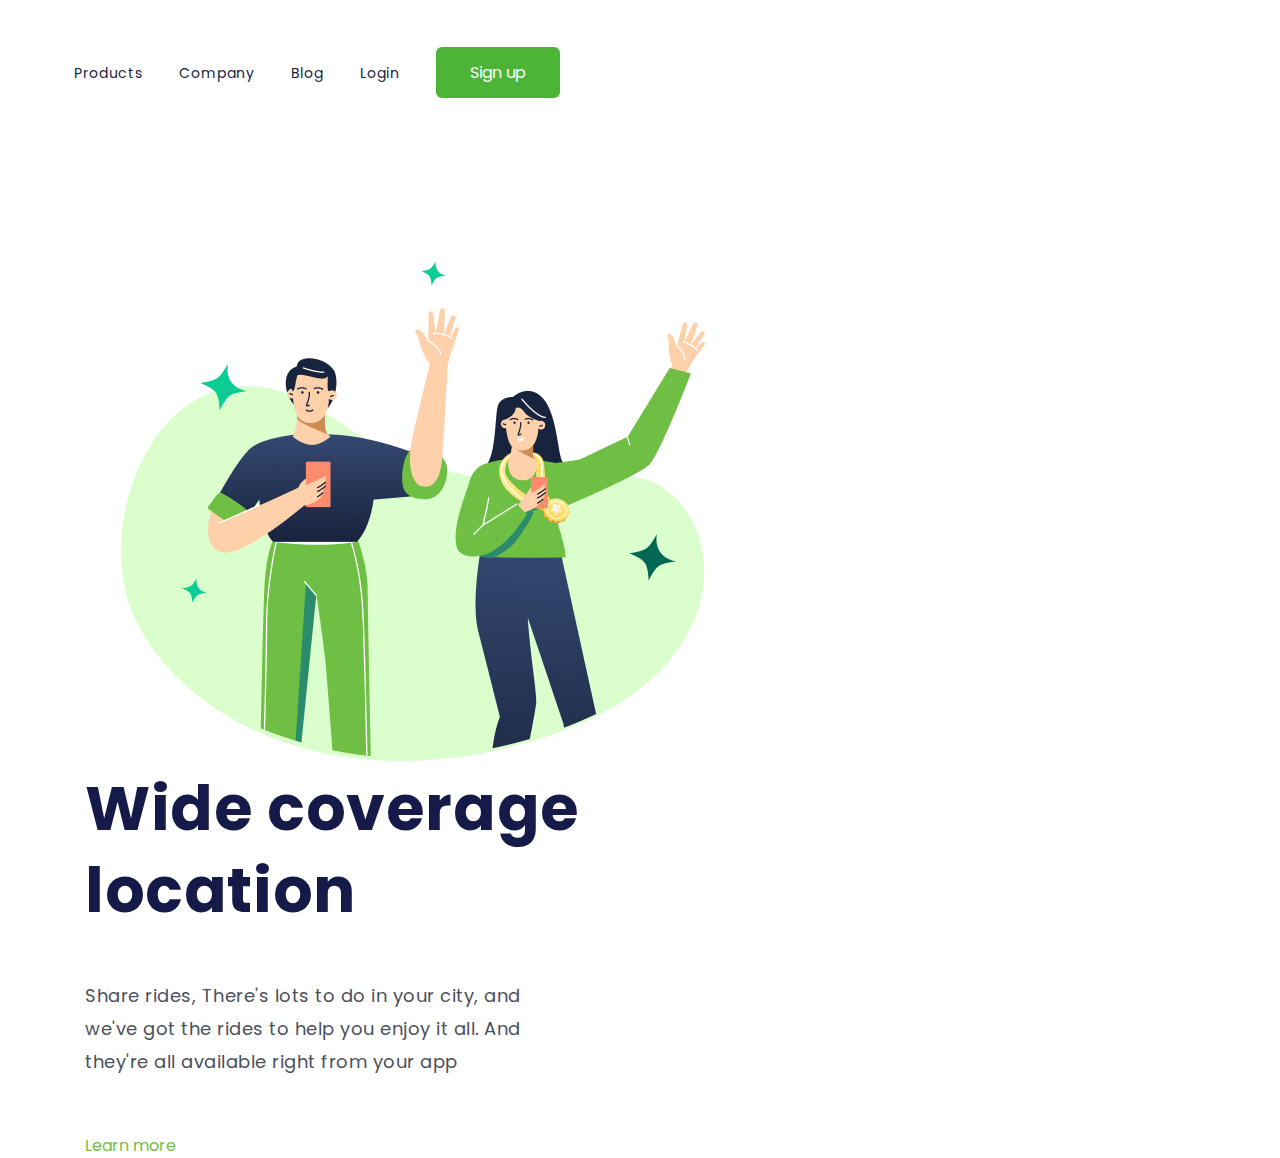
<file: index.html>
<!DOCTYPE html>
<html lang="pt-br">
<head>
    <meta charset="UTF-8">
    <meta name="viewport" content="width=device-width, initial-scale=1.0">
    <title>Desafio 01 CSS</title>
    <link rel="stylesheet" href="./style.css">
    <link rel="preconnect" href="https://fonts.googleapis.com">
<link rel="preconnect" href="https://fonts.gstatic.com" crossorigin>
<link href="https://fonts.googleapis.com/css2?family=Montserrat:wght@400;500;600;700;900&family=Poppins:wght@400;500;700&display=swap" rel="stylesheet">

</head>
<body>
    <header>
       
            <a class="link-header">Products</a>
            <a class="link-header">Company</a>
            <a class="link-header">Blog</a>
            <a class="link-header">Login</a>
            <button class="botton-header">Sign up</button>

    </header>
    
<main>
    
    <img src="./(Positive) Congratulation You get 40 point for your ride.png" alt="Congrasts-image">

    
        <div class="box-right">
        <h1>Wide coverage location</h1>
        <p>Share rides, There's lots to do in your city, and we've got the rides to help you enjoy it all. And they're all available right from your app</p>
        <a class="botton-section"> Learn more</a>
        </div>

   
</main>
    

</body>
</html>
</file>
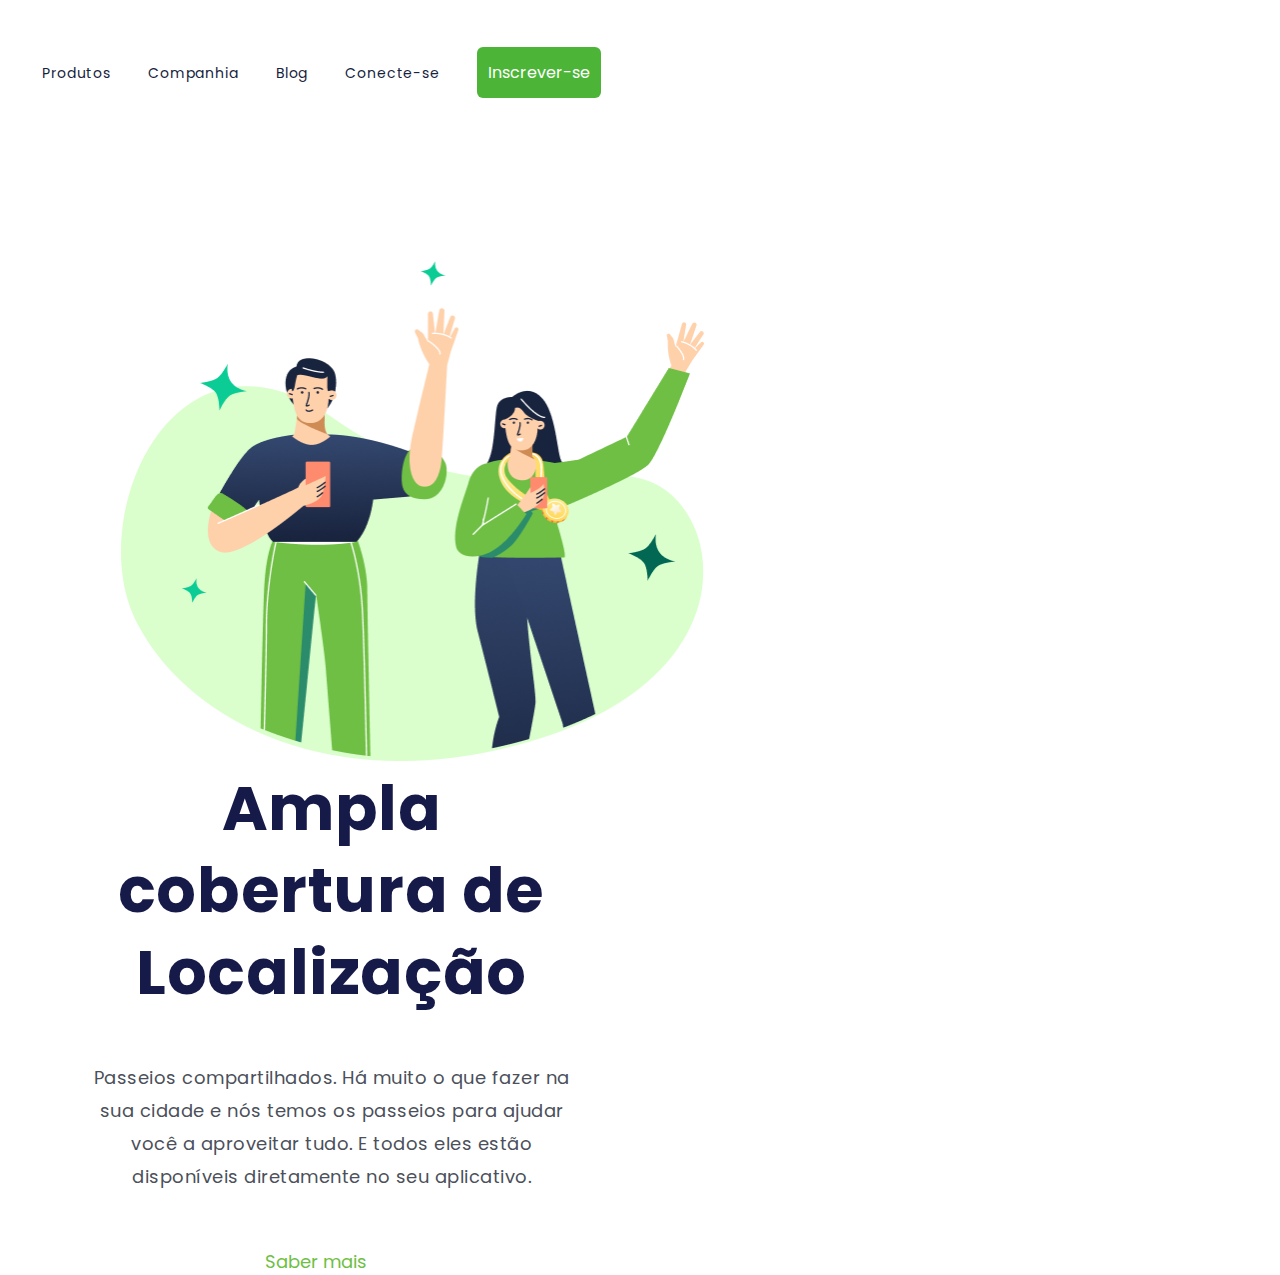
<file: tentando sozinho/index.html>
<!DOCTYPE html>
<html lang="pt-br">
<head>
    <meta charset="UTF-8">
    <meta name="viewport" content="width=device-width, initial-scale=1.0">
    <link rel="stylesheet" href="./styles.css">
    <title> Viage conosco</title>
</head>
<body>
    <header>
        
        <a class="link-menu">Produtos</a>
        <a class="link-menu">Companhia</a>
        <a class="link-menu">Blog</a>
        <a class="link-menu">Conecte-se</a>
        <button>Inscrever-se</button>

    </header>
    
    <img src="./(Positive) Congratulation You get 40 point for your ride.png" alt="image-logo">
     
<div>
    <h1>Ampla cobertura de Localização</h1>
    <p>Passeios compartilhados. Há muito o que fazer na sua cidade e nós temos os passeios para ajudar você a aproveitar tudo. E todos eles estão disponíveis diretamente no seu aplicativo.</p>
    <a class="link-info">Saber mais</a>
</div>
    
</body>
</html>
</file>
<file: style.css>
*{
    
    font-family: 'Poppins', sans-serif;
    margin: 0;
    padding: 0;
    box-sizing: border-box;
}


header{

    margin-top: 47px;
    margin-left: 42px;
   
}

.link-header{
    font-weight: 400px;
    font-size: 14px;
    letter-spacing: 0.88px;
    margin-left: 32px;
    line-height: 21px;
    color: 
    #17233D;
    cursor: pointer;
    
}

.botton-header{

    margin-left: 32px;
    width: 124px;
    height: 51px;
    border: 1px;
    background-color: #4CB538;
    font-size: 16px;
    font-weight: 500px;
    line-height: 24px;
    color: #FFFFFF;
    border-radius: 6px;
    cursor: pointer;
}
 img{
    
    margin: 163px 0px 0px 121px;
    display: inline-block;
 }   

div{
    
    display: inline-block;
    margin-left: 85px;
    width: 493px;
    
  
}

 h1{
    
    color: #161A49;
    font-weight: 700px;
    font-size: 62px;
    line-height: 82px;
    letter-spacing: 0.6px;
    width: 582px;
    height: 164px;
 
    

 }

 p{
    
    
    height: 99px;
    color: #4B505A;
    font-weight: 400px;
    font-size: 18px;
    line-height: 33px;
    letter-spacing: 0.5px;
    margin-top: 47px;
    margin-bottom: 55px;

 }

 .botton-section{

    color: #6FBF44;
    width: 112px;
    height: 27px;
    cursor: pointer;
    
 }


.botton-header:hover{
    
    color: white;
    transform: scale(1.2)
}

 @media screen and (max-width: 850px ){

    header{
        
        margin: 0;
        padding: 0;
        display: block;
    
    }

    div{
        display: block;
        width: 100%;
        height: auto;

       
    }

    main{
        margin-top: 83px;
    }

    img{
       
        position: fixed;
        right: 15px;
        top: -42px;
        width: 93%;
        height: auto;
        margin-top: 600px
    }
    h1{
        margin: 124px 55px 0 55px;
        width: 278px;
        height: 60px;
        font-size: 30px;
        font-weight: 700px;
        line-height: 30px;
        letter-spacing: 0.6px;
        text-align: center;
        display: table-cell;
    }
    
    p{
        
        width: 304px;
        height: 165px;
        font-size: 18px;
        font-weight: 400;
        line-height: 33px;
        letter-spacing: 0.5px;
        text-align: center;
         
    }

    .botton-section{
        
        width: 112px;
        height: 27px;
        font-weight: 500;
        font-size: 18px;
        line-height: 27px;
        letter-spacing: 1px;
        margin-left: 20%;
    }

    .link-header{
        
        display: none;

    }

    .botton-header{

        width: 91px;
        height: 31px;
        margin: 17px 15px 0 360px;

    }
 }
</file>
<file: tentando sozinho/styles.css>
@import url('https://fonts.googleapis.com/css2?family=Poppins:wght@400;500;700&display=swap');

*{
    font-family: 'Poppins', sans-serif;

    margin: 0;

}

header{

    font-weight: 400px;
    font-size: 14px;
    line-height: 21px;
    letter-spacing: 0.88px;
    color: #17233D;
    margin: 47px 32px 0 42px;
    cursor: pointer;
}

.link-menu{
    margin-right: 32px;
}

button{
    width: 124px;
    height: 51px;
    background-color: #4CB538;
    font-weight: 500px;
    font-size: 16px;
    line-height: 24px;
    color: #FFFFFF;
    border-radius: 6px;
    border: none;
    cursor: pointer;
}
 
img{
    width: 595px;
    height: 500px;
    display: inline-block;
    margin-left:121px ;
    margin-top: 163px;
    
}

div{
    display: inline-block;
    width: 493px;
    Height: 99px;
    margin-left: 85px;
}

h1{
    font-weight: 700px;
    font-size: 62px;
    line-height: 82px;
    letter-spacing: 0.6px;
    color: #161A49;
    text-align: center;
   

}

p{
    font-weight: 400px;
    font-size: 18px;
    line-height: 33px;
    color: #4B505A;
    letter-spacing: 0.5px;
    margin-top: 47px;
    margin-bottom: 55px;
    text-align: center;
    
}

.link-info{
    font-weight: 500px;
    font-size: 18px;
    line-height: 27px;
    color:#6FBF44;
    cursor: pointer;
    margin-left: 180px;
}
</file>
